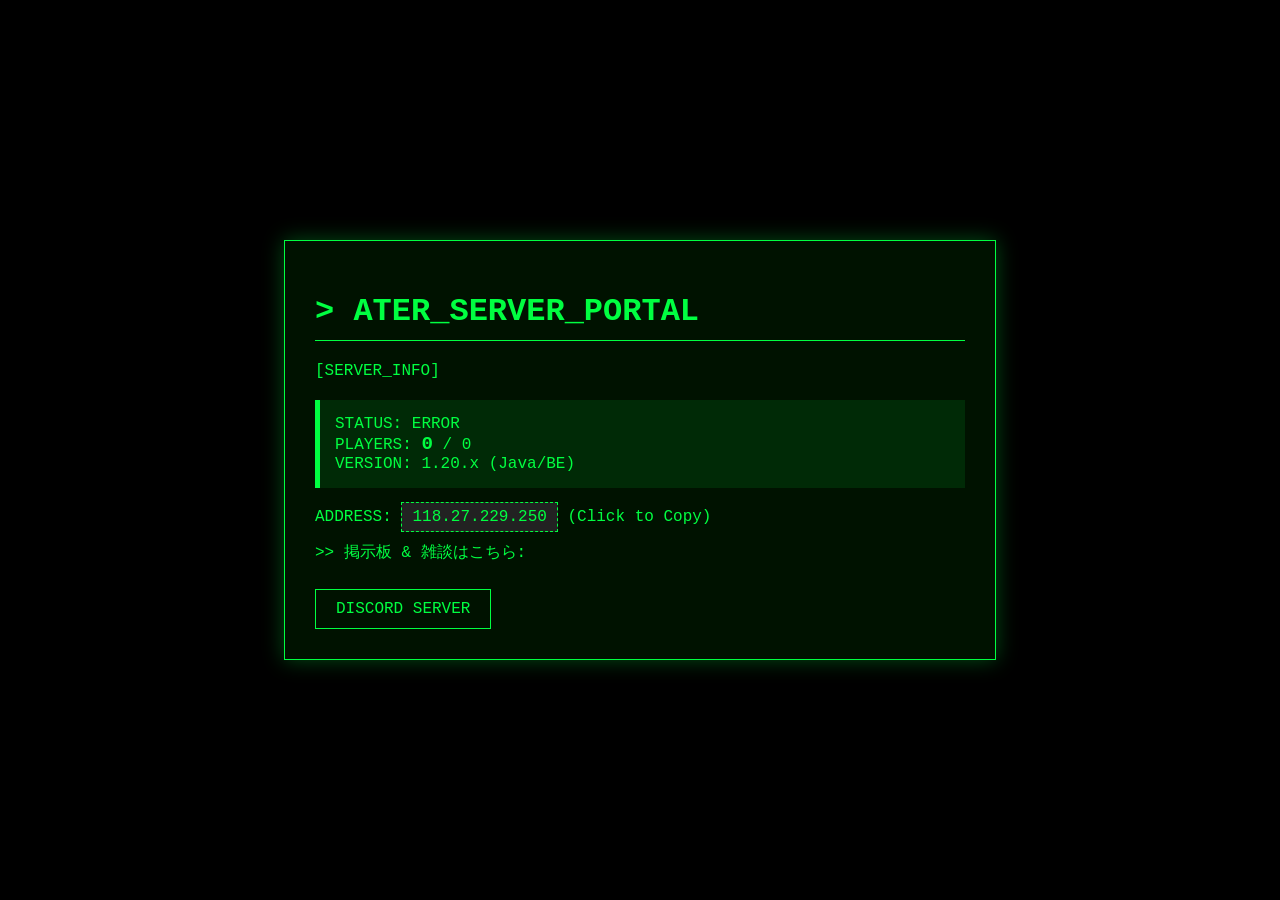
<file: index.html>
<!DOCTYPE html>
<html lang="ja">
<head>
    <meta charset="UTF-8">
    <meta name="viewport" content="width=device-width, initial-scale=1.0">
    <title>ATER SERVER - STATUS</title>
    <style>
        body {
            background-color: #000;
            color: #00ff41;
            font-family: 'Courier New', Courier, monospace;
            display: flex;
            justify-content: center;
            align-items: center;
            min-height: 100vh;
            margin: 0;
        }

        .terminal {
            width: 90%;
            max-width: 650px;
            background: rgba(0, 20, 0, 0.95);
            padding: 30px;
            border: 1px solid #00ff41;
            box-shadow: 0 0 20px rgba(0, 255, 65, 0.3);
        }

        h1 { border-bottom: 1px solid #00ff41; padding-bottom: 10px; }

        .status-box {
            background: rgba(0, 255, 65, 0.1);
            padding: 15px;
            margin: 20px 0;
            border-left: 5px solid #00ff41;
        }

        .ip-address {
            background: #222;
            padding: 5px 10px;
            cursor: pointer;
            border: 1px dashed #00ff41;
        }

        .ip-address:hover { background: #333; }

        .discord-btn {
            display: inline-block;
            color: #00ff41;
            border: 1px solid #00ff41;
            padding: 10px 20px;
            text-decoration: none;
            margin-top: 10px;
        }

        .discord-btn:hover { background: #00ff41; color: #000; }
        
        #online-count { font-weight: bold; font-size: 1.2em; }
    </style>
</head>
<body>
    <div class="terminal">
        <h1>> ATER_SERVER_PORTAL</h1>
        
        <p>[SERVER_INFO]</p>
        <div class="status-box">
            STATUS: <span id="status">CHECKING...</span><br>
            PLAYERS: <span id="online-count">0</span> / <span id="max-count">0</span><br>
            VERSION: 1.20.x (Java/BE)
        </div>

        <p>ADDRESS: <span class="ip-address" onclick="copyIP()">118.27.229.250</span> (Click to Copy)</p>

        <p>>> 掲示板 & 雑談はこちら:</p>
        <a href="https://discord.gg/qYDzxak9" class="discord-btn" target="_blank">DISCORD SERVER</a>
    </div>

    <script>
        // サーバー情報を取得する関数
        async function updateStatus() {
            try {
                const response = await fetch('https://api.mcstatus.io/v2/status/java/118.27.229.250');
                const data = await response.json();
                
                if (data.online) {
                    document.getElementById('status').innerText = 'ONLINE';
                    document.getElementById('status').style.color = '#00ff41';
                    document.getElementById('online-count').innerText = data.players.online;
                    document.getElementById('max-count').innerText = data.players.max;
                } else {
                    document.getElementById('status').innerText = 'OFFLINE';
                    document.getElementById('status').style.color = '#ff0000';
                }
            } catch (error) {
                document.getElementById('status').innerText = 'ERROR';
            }
        }

        // IPをコピーする機能
        function copyIP() {
            navigator.clipboard.writeText('118.27.229.250');
            alert('IPアドレスをコピーしました！');
        }

        // ページ読み込み時に実行
        updateStatus();
        // 60秒ごとに更新
        setInterval(updateStatus, 60000);
    </script>
</body>
</html>
</file>
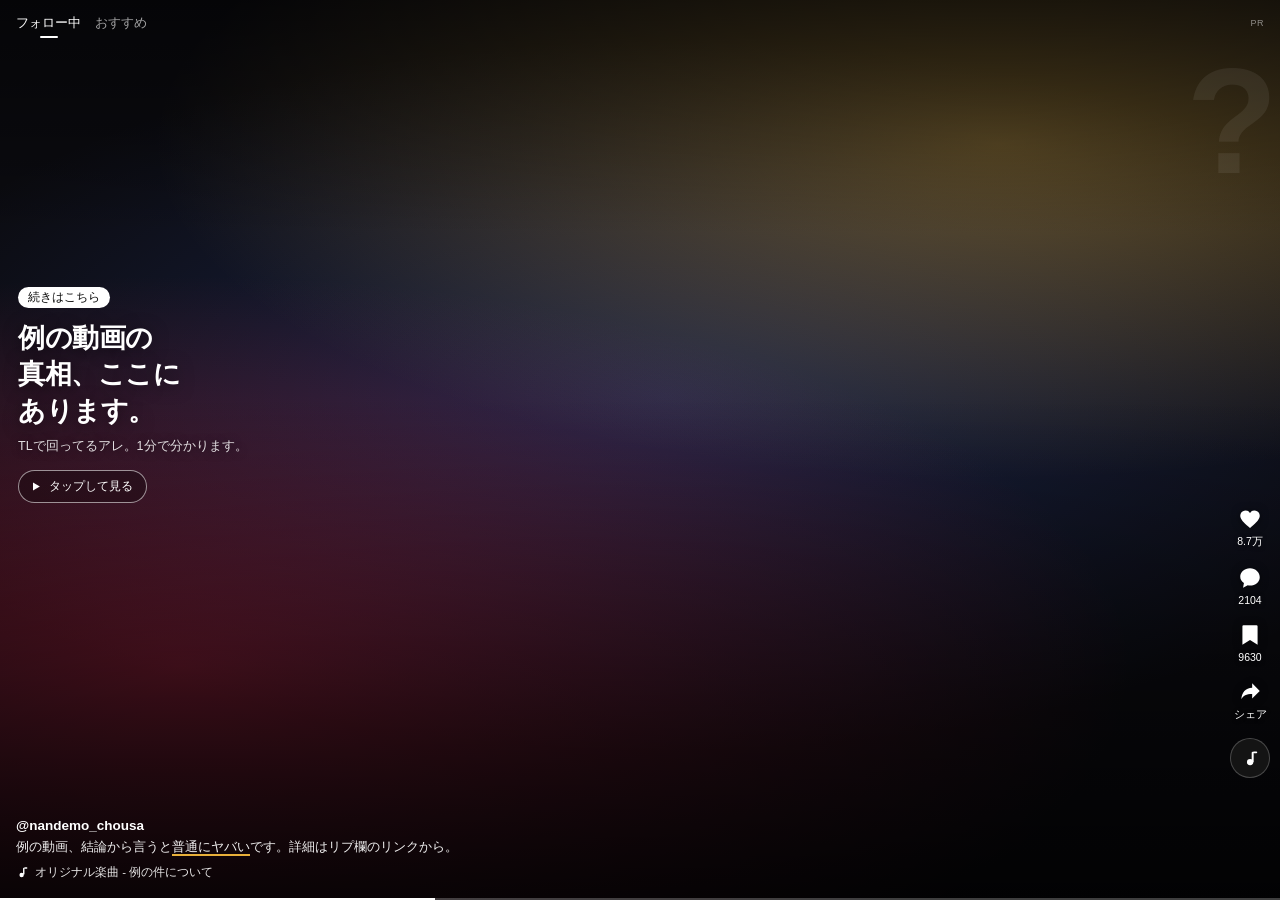
<file: linkcard/index.html>
<!DOCTYPE html>
<html lang="ja">
<head>
<meta charset="UTF-8">
<meta name="viewport" content="width=device-width, initial-scale=1">
<meta name="robots" content="noindex">
<title>例の動画の真相、ここにあります。</title>
<style>
  * { box-sizing: border-box; }
  html, body { height: 100%; margin: 0; }
  body { background: #000; font-family: Inter, -apple-system, "Hiragino Sans", "Noto Sans JP", sans-serif; }
  .phone { position: relative; width: 100%; height: 100%; overflow: hidden; background: #000; cursor: pointer; isolation: isolate; }

  .bg {
    position: absolute; inset: 0;
    background:
      radial-gradient(110% 62% at 78% 16%, rgba(255,196,64,.34), transparent 60%),
      radial-gradient(120% 70% at 14% 74%, rgba(254,44,85,.38), transparent 62%),
      radial-gradient(90% 55% at 52% 44%, rgba(80,120,255,.24), transparent 72%),
      #0b0b10;
  }
  .vig {
    position: absolute; inset: 0;
    background: linear-gradient(to bottom, rgba(0,0,0,.55) 0%, transparent 26%, transparent 44%, rgba(0,0,0,.8) 100%);
  }
  .qm { position: absolute; top: 46px; right: 8px; z-index: 1; font-size: 150px; font-weight: 700; line-height: 1; color: rgba(255,255,255,.07); letter-spacing: -.04em; }

  .hit { position: absolute; inset: 0; z-index: 5; }
  .phone:active .play { background: #fe2c55; border-color: #fe2c55; }

  .topbar { position: absolute; top: 0; left: 0; right: 0; z-index: 2; display: flex; align-items: center; gap: 14px; padding: 14px 16px 0; font-size: 13px; }
  .tab { color: rgba(255,255,255,.62); font-weight: 500; }
  .tab.on { color: #fff; position: relative; }
  .tab.on::after { content: ""; position: absolute; left: 50%; bottom: -6px; width: 18px; height: 2px; border-radius: 2px; background: #fff; transform: translateX(-50%); }
  .pr { margin-left: auto; font-size: 9px; color: rgba(255,255,255,.5); letter-spacing: .06em; }

  .mid { position: absolute; inset: 0; z-index: 2; display: flex; align-items: center; padding: 0 18px 110px; pointer-events: none; }
  .hook { max-width: 94%; }
  .pill { display: inline-block; font-size: 11.5px; font-weight: 500; color: #0b0b0b; background: #fff; border-radius: 999px; padding: 3px 10px; margin-bottom: 12px; }
  h1 { margin: 0 0 9px; font-size: 27px; line-height: 1.34; font-weight: 700; color: #fff; letter-spacing: -.015em; text-shadow: 0 2px 16px rgba(0,0,0,.5); }
  .sub { margin: 0 0 15px; font-size: 12.5px; color: rgba(255,255,255,.86); text-shadow: 0 1px 8px rgba(0,0,0,.5); }

  .play {
    display: inline-flex; align-items: center; gap: 6px; font-size: 12px; font-weight: 500; color: #fff;
    border: 1px solid rgba(255,255,255,.55); border-radius: 999px; padding: 7px 13px 7px 9px;
    background: rgba(0,0,0,.25); transition: background .15s ease, border-color .15s ease;
  }
  .play svg { width: 15px; height: 15px; }

  .rail { position: absolute; right: 10px; bottom: 122px; z-index: 2; display: flex; flex-direction: column; align-items: center; gap: 16px; pointer-events: none; }
  .ico { display: flex; flex-direction: column; align-items: center; gap: 3px; }
  .ico svg { width: 26px; height: 26px; filter: drop-shadow(0 1px 4px rgba(0,0,0,.5)); }
  .ico span { font-size: 10.5px; color: #fff; font-weight: 500; text-shadow: 0 1px 4px rgba(0,0,0,.5); }

  .disc {
    width: 40px; height: 40px; border-radius: 999px; background: #141414;
    border: 1px solid rgba(255,255,255,.22); display: flex; align-items: center; justify-content: center;
    animation: spin 4s linear infinite;
  }
  .disc svg { width: 19px; height: 19px; }
  @keyframes spin { to { transform: rotate(360deg); } }

  .bottom { position: absolute; left: 0; right: 58px; bottom: 20px; z-index: 2; padding-left: 16px; pointer-events: none; }
  .user { font-size: 13.5px; font-weight: 600; color: #fff; margin-bottom: 5px; }
  .cap { margin: 0 0 8px; font-size: 12.5px; line-height: 1.55; color: rgba(255,255,255,.94); }
  .mark { border-bottom: 2px solid rgba(255,196,64,.9); }
  .music { display: flex; align-items: center; gap: 6px; overflow: hidden; }
  .music svg { width: 13px; height: 13px; flex: none; }
  .ticker { font-size: 11.5px; color: rgba(255,255,255,.9); white-space: nowrap; animation: marquee 9s linear infinite; }
  @keyframes marquee { 0% { transform: translateX(0); } 100% { transform: translateX(-60%); } }

  .progress { position: absolute; left: 0; right: 0; bottom: 0; height: 2.5px; background: rgba(255,255,255,.24); z-index: 2; }
  .progress span { display: block; height: 100%; width: 34%; background: #fff; }
</style>
</head>
<body>

<div class="phone">
  <div class="bg"></div>
  <div class="vig"></div>
  <div class="qm">?</div>

  <a class="hit" href="https://lite.tiktok.com/t/ZS9yndvqbXuML-iDItJ/" target="_blank" rel="noopener noreferrer" aria-label="続きを開く"></a>

  <div class="topbar">
    <span class="tab on">フォロー中</span>
    <span class="tab">おすすめ</span>
    <span class="pr">PR</span>
  </div>

  <div class="mid">
    <div class="hook">
      <span class="pill">続きはこちら</span>
      <h1>例の動画の<br>真相、ここに<br>あります。</h1>
      <p class="sub">TLで回ってるアレ。1分で分かります。</p>
      <span class="play">
        <svg viewBox="0 0 24 24" aria-hidden="true"><path d="M8 5.5v13l11-6.5z" fill="#fff"/></svg>
        タップして見る
      </span>
    </div>
  </div>

  <div class="rail">
    <div class="ico">
      <svg viewBox="0 0 24 24" aria-hidden="true"><path d="M12 20.3l-1.3-1.2C6 14.9 3 12.2 3 8.9A4.9 4.9 0 0 1 12 6.4 4.9 4.9 0 0 1 21 8.9c0 3.3-3 6-7.7 10.2z" fill="#fff"/></svg>
      <span>8.7万</span>
    </div>
    <div class="ico">
      <svg viewBox="0 0 24 24" aria-hidden="true"><path d="M12 3C6.9 3 3 6.5 3 10.8c0 2.4 1.3 4.5 3.4 5.9L5.6 21l4.3-2.2c.7.1 1.4.2 2.1.2 5.1 0 9-3.5 9-7.8S17.1 3 12 3z" fill="#fff"/></svg>
      <span>2104</span>
    </div>
    <div class="ico">
      <svg viewBox="0 0 24 24" aria-hidden="true"><path d="M6 3h12a1 1 0 0 1 1 1v17l-7-4.5L5 21V4a1 1 0 0 1 1-1z" fill="#fff"/></svg>
      <span>9630</span>
    </div>
    <div class="ico">
      <svg viewBox="0 0 24 24" aria-hidden="true"><path d="M14 4l7 7-7 7v-4.2c-5.4 0-8.4 1.6-10 5 .3-6.7 3.9-10.3 10-10.8z" fill="#fff"/></svg>
      <span>シェア</span>
    </div>
    <div class="disc">
      <svg viewBox="0 0 48 48" aria-hidden="true">
        <rect x="27" y="7" width="5" height="27" rx="2.5" fill="#fff"/>
        <circle cx="23" cy="33" r="8" fill="#fff"/>
        <rect x="30" y="6" width="11" height="5" rx="2.5" fill="#fff"/>
      </svg>
    </div>
  </div>

  <div class="bottom">
    <div class="user">@nandemo_chousa</div>
    <p class="cap">例の動画、結論から言うと<span class="mark">普通にヤバい</span>です。詳細はリプ欄のリンクから。</p>
    <div class="music">
      <svg viewBox="0 0 24 24" aria-hidden="true">
        <rect x="13" y="3" width="2.6" height="13" rx="1.3" fill="#fff"/>
        <circle cx="10.4" cy="16.6" r="4" fill="#fff"/>
        <rect x="15" y="2.4" width="6" height="2.6" rx="1.3" fill="#fff"/>
      </svg>
      <span class="ticker">オリジナル楽曲 - 例の件について</span>
    </div>
  </div>

  <div class="progress"><span></span></div>
</div>

</body>
</html>
</file>
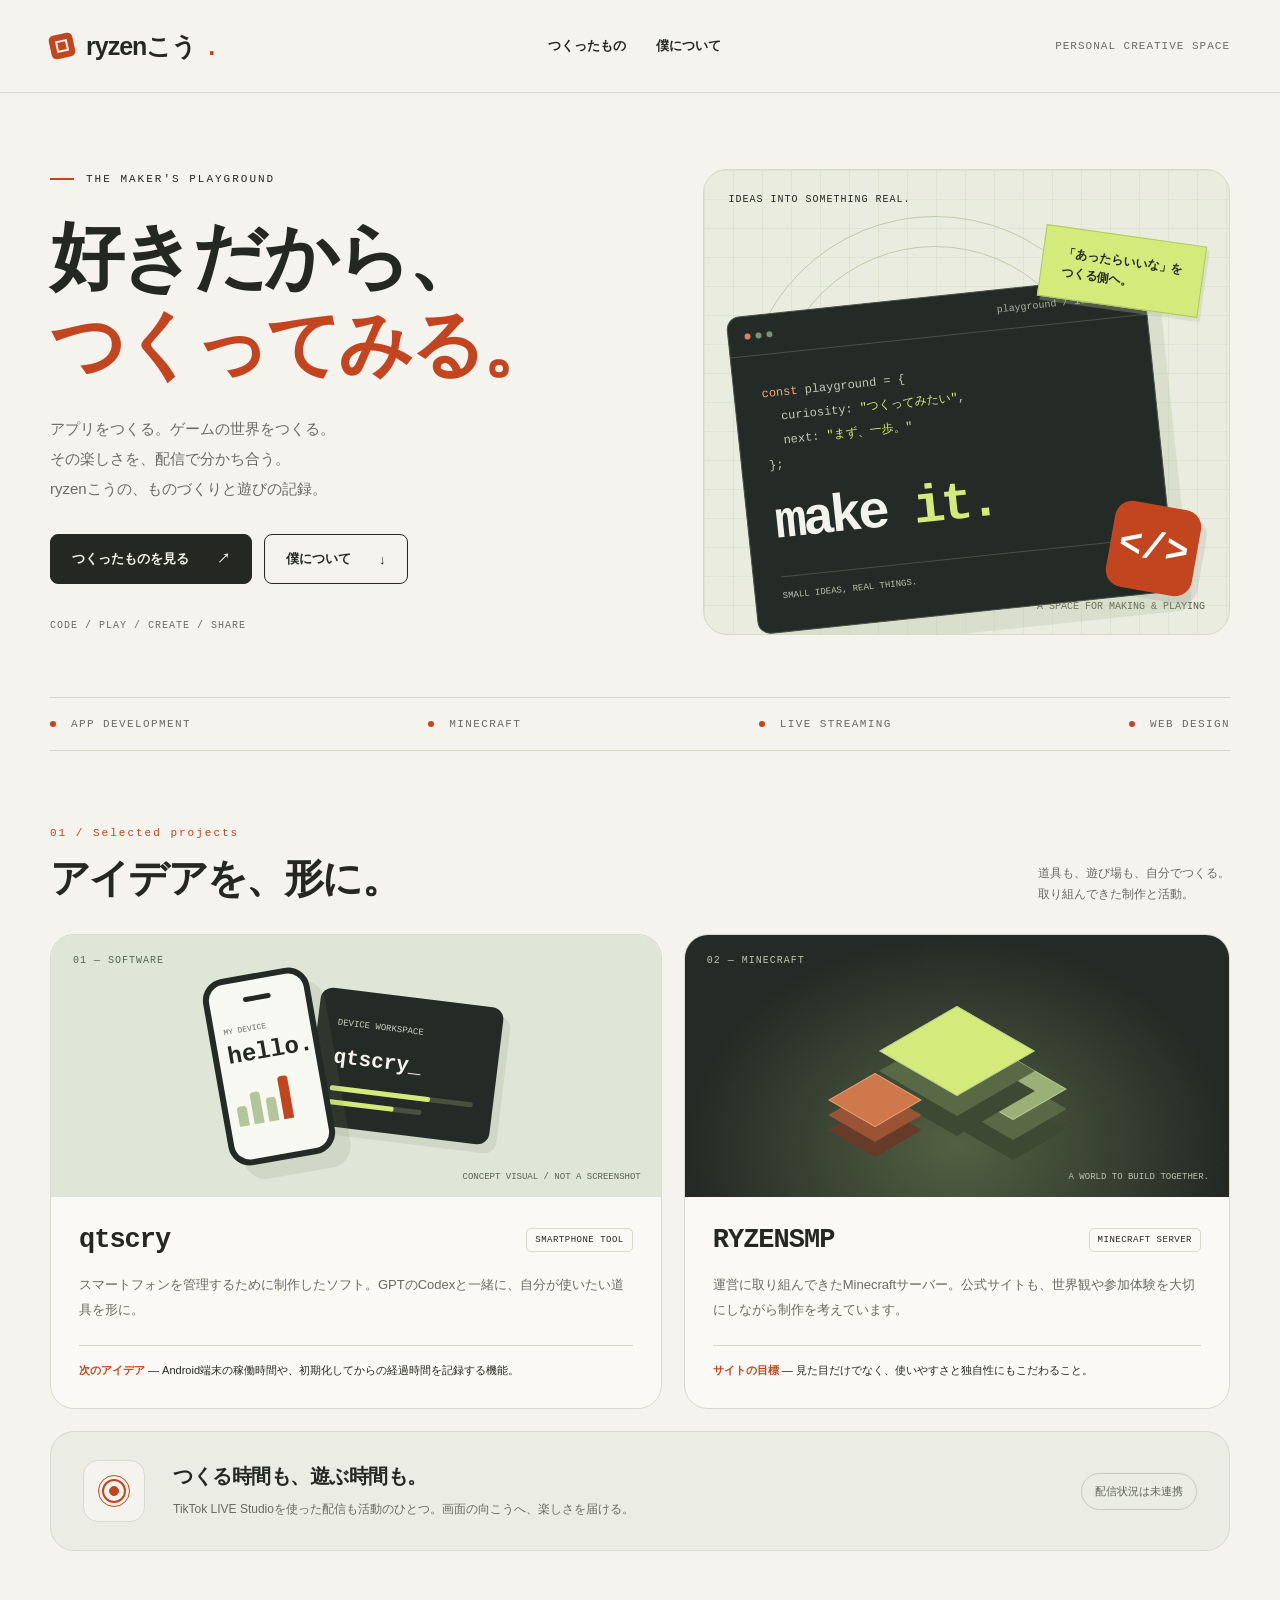
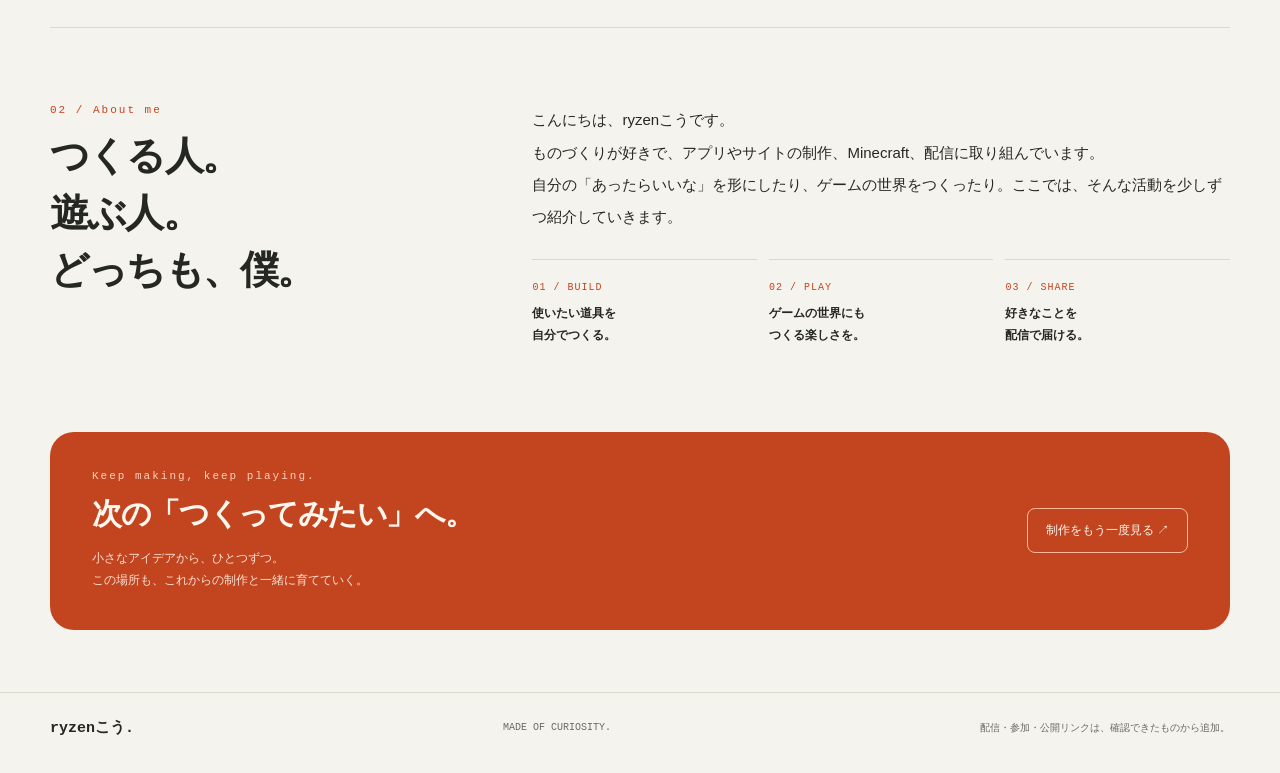
<file: ryzenkou/index.html>
<!doctype html>
<html lang="ja">
<head>
<meta charset="utf-8">
<meta name="viewport" content="width=device-width,initial-scale=1">
<meta name="description" content="ryzenこうの制作と活動。スマートフォン管理ソフトqtscry、MinecraftサーバーRYZENSMP、配信への取り組みを紹介します。">
<meta name="theme-color" content="#f5f3ed">
<title>ryzenこう — つくる、遊ぶ、つなげる。</title>
<link rel="stylesheet" href="style.css">
</head>
<body>
<a class="skip" href="#main">本文へ移動</a>
<header class="header"><div class="wrap header-inner">
<a class="brand" href="#" aria-label="ryzenこう トップ"><span class="brand-mark" aria-hidden="true"></span>ryzenこう<span style="color:var(--orange)">.</span></a>
<nav aria-label="メインナビゲーション"><a href="#projects">つくったもの</a><a href="#about">僕について</a></nav>
<span class="nav-note">PERSONAL CREATIVE SPACE</span>
</div></header>
<main id="main" class="wrap">
<section class="hero" aria-labelledby="hero-title">
<div><div class="eyebrow">The maker's playground</div>
<h1 id="hero-title">好きだから、<br><span>つくってみる。</span></h1>
<p class="intro">アプリをつくる。ゲームの世界をつくる。<br>その楽しさを、配信で分かち合う。<br>ryzenこうの、ものづくりと遊びの記録。</p>
<div class="actions"><a class="button primary" href="#projects">つくったものを見る <span aria-hidden="true">↗</span></a><a class="button" href="#about">僕について <span aria-hidden="true">↓</span></a></div>
<div class="hero-foot">CODE / PLAY / CREATE / SHARE</div></div>
<div class="studio" aria-hidden="true"><div class="studio-label">IDEAS INTO SOMETHING REAL.</div><div class="note">「あったらいいな」を<br>つくる側へ。</div>
<div class="window"><div class="window-bar"><i class="dot"></i><i class="dot"></i><i class="dot"></i><span>playground / ideas.txt</span></div><div class="window-body"><div class="code-line"><span class="code-orange">const</span> playground = {</div><div class="code-line indent">curiosity: <span class="code-green">"つくってみたい"</span>,</div><div class="code-line indent">next: <span class="code-green">"まず、一歩。"</span></div><div class="code-line">};</div><div class="window-word">make<span> it.</span></div><div class="window-bottom"><span>SMALL IDEAS, REAL THINGS.</span><span>↗</span></div></div></div>
<div class="pixel-token">&lt;/&gt;</div><div class="studio-corner">A SPACE FOR MAKING & PLAYING</div></div>
</section>
<div class="ticker" aria-label="活動テーマ"><span><i aria-hidden="true"></i>APP DEVELOPMENT</span><span><i aria-hidden="true"></i>MINECRAFT</span><span><i aria-hidden="true"></i>LIVE STREAMING</span><span><i aria-hidden="true"></i>WEB DESIGN</span></div>
<section class="section" id="projects" aria-labelledby="projects-title">
<div class="section-heading"><div><div class="kicker">01 / Selected projects</div><h2 id="projects-title">アイデアを、形に。</h2></div><p class="section-note">道具も、遊び場も、自分でつくる。<br>取り組んできた制作と活動。</p></div>
<div class="projects">
<article class="project"><div class="project-art qtscry-art" aria-hidden="true"><span class="art-index">01 — SOFTWARE</span><div class="phone"><div class="phone-notch"></div><div class="phone-text">MY DEVICE</div><div class="phone-display">hello.</div><div class="phone-chart"><b></b><b></b><b></b><b></b></div></div><div class="device-panel"><small>DEVICE WORKSPACE</small><strong>qtscry_</strong><div class="device-line"></div><div class="device-line" style="width:65%"></div></div><span class="art-caption">CONCEPT VISUAL / NOT A SCREENSHOT</span></div>
<div class="project-content"><div class="project-top"><h3>qtscry</h3><span class="tag">SMARTPHONE TOOL</span></div><p>スマートフォンを管理するために制作したソフト。GPTのCodexと一緒に、自分が使いたい道具を形に。</p><div class="project-detail"><span>次のアイデア</span> — Android端末の稼働時間や、初期化してからの経過時間を記録する機能。</div></div></article>
<article class="project"><div class="project-art smp-art" aria-hidden="true"><span class="art-index">02 — MINECRAFT</span><div class="voxel-scene"><div class="block one"></div><div class="block two"></div><div class="block three"></div></div><span class="art-caption">A WORLD TO BUILD TOGETHER.</span></div>
<div class="project-content"><div class="project-top"><h3>RYZENSMP</h3><span class="tag">MINECRAFT SERVER</span></div><p>運営に取り組んできたMinecraftサーバー。公式サイトも、世界観や参加体験を大切にしながら制作を考えています。</p><div class="project-detail"><span>サイトの目標</span> — 見た目だけでなく、使いやすさと独自性にもこだわること。</div></div></article>
<article class="stream" aria-labelledby="stream-title"><div class="stream-icon" aria-hidden="true"><span></span></div><div><h3 id="stream-title">つくる時間も、遊ぶ時間も。</h3><p>TikTok LIVE Studioを使った配信も活動のひとつ。画面の向こうへ、楽しさを届ける。</p></div><span class="stream-status">配信状況は未連携</span></article>
</div></section>
<section class="section about" id="about" aria-labelledby="about-title"><div><div class="kicker">02 / About me</div><h2 id="about-title" class="about-title">つくる人。<br>遊ぶ人。<br>どっちも、僕。</h2></div><div><p class="about-copy">こんにちは、ryzenこうです。<br>ものづくりが好きで、アプリやサイトの制作、Minecraft、配信に取り組んでいます。<br>自分の「あったらいいな」を形にしたり、ゲームの世界をつくったり。ここでは、そんな活動を少しずつ紹介していきます。</p><div class="traits"><div class="trait"><small>01 / BUILD</small><p>使いたい道具を<br>自分でつくる。</p></div><div class="trait"><small>02 / PLAY</small><p>ゲームの世界にも<br>つくる楽しさを。</p></div><div class="trait"><small>03 / SHARE</small><p>好きなことを<br>配信で届ける。</p></div></div></div></section>
<aside class="endnote" aria-label="制作のテーマ"><div><div class="kicker">Keep making, keep playing.</div><h2>次の「つくってみたい」へ。</h2><p>小さなアイデアから、ひとつずつ。<br>この場所も、これからの制作と一緒に育てていく。</p></div><a href="#projects">制作をもう一度見る <span aria-hidden="true">↗</span></a></aside>
</main>
<footer><div class="wrap footer-inner"><strong>ryzenこう.</strong><span>MADE OF CURIOSITY.</span><span>配信・参加・公開リンクは、確認できたものから追加。</span></div></footer>
</body></html>
</file>
<file: ryzenkou/style.css>
@charset "UTF-8";
:root{--paper:#f5f3ed;--ink:#252822;--muted:#696b62;--line:#d8d9cd;--orange:#c34520;--lime:#d4eb7c;--dark:#242a25;--radius:24px;--mono:ui-monospace,SFMono-Regular,Consolas,monospace}
*{box-sizing:border-box}html{scroll-behavior:smooth;scroll-padding-top:100px}body{margin:0;background:var(--paper);color:var(--ink);font-family:"Hiragino Kaku Gothic ProN","Yu Gothic",Meiryo,sans-serif;-webkit-font-smoothing:antialiased}a{color:inherit;text-decoration:none}a:focus-visible,summary:focus-visible{outline:3px solid var(--orange);outline-offset:6px}::selection{background:var(--lime);color:var(--ink)}.wrap{width:min(1180px,calc(100% - 80px));margin:auto}.skip{position:fixed;top:12px;left:12px;transform:translateY(-180%);z-index:20;background:var(--ink);color:white;padding:12px}.skip:focus{transform:none}.header{border-bottom:1px solid var(--line)}.header-inner{height:92px;display:flex;align-items:center;justify-content:space-between;gap:24px}.brand{font-weight:900;letter-spacing:-1px;font-size:25px;display:flex;align-items:center;gap:12px}.brand-mark{width:24px;height:24px;display:inline-block;background:var(--orange);border-radius:5px;transform:rotate(-12deg);position:relative}.brand-mark:after{content:"";position:absolute;inset:6px;border:2px solid var(--paper)}nav{display:flex;gap:30px;font-size:13px;font-weight:700}nav a:hover{color:var(--orange)}.nav-note{font:11px var(--mono);letter-spacing:1px;color:var(--muted)}.hero{padding:76px 0 62px;display:grid;grid-template-columns:1.15fr 1fr;gap:48px;align-items:center}.eyebrow{font:11px var(--mono);letter-spacing:2px;text-transform:uppercase;display:flex;align-items:center;gap:12px}.eyebrow:before{content:"";width:24px;height:2px;background:var(--orange)}h1{font-size:clamp(48px,5.8vw,76px);letter-spacing:-.055em;line-height:1.18;margin:28px 0 26px;font-weight:900}h1 span{color:var(--orange)}.intro{font-size:15px;line-height:2;color:var(--muted);max-width:420px}.actions{display:flex;gap:12px;flex-wrap:wrap;margin-top:30px}.button{display:inline-flex;align-items:center;justify-content:space-between;gap:28px;min-height:50px;padding:0 21px;border:1px solid var(--ink);border-radius:8px;font-size:13px;font-weight:700;transition:background .2s,color .2s,transform .2s}.button.primary{background:var(--ink);color:var(--paper)}.button:hover{background:var(--orange);border-color:var(--orange);color:white;transform:translateY(-2px)}.hero-foot{margin-top:36px;font:10px var(--mono);letter-spacing:1px;color:var(--muted)}.studio{height:466px;background:#e9ecdf;border:1px solid #d4dac7;border-radius:var(--radius);position:relative;overflow:hidden;background-image:linear-gradient(#d5dcc680 1px,transparent 1px),linear-gradient(90deg,#d5dcc680 1px,transparent 1px);background-size:29px 29px}.studio:before{content:"";position:absolute;width:320px;height:320px;border:1px solid #c0c9ad;border-radius:50%;left:70px;top:76px}.studio:after{content:"";position:absolute;width:380px;height:380px;border:1px solid #c0c9ad;border-radius:50%;left:40px;top:46px}.studio-label{position:absolute;top:24px;left:24px;font:10px var(--mono);letter-spacing:1px}.studio-corner{position:absolute;bottom:22px;right:24px;font:10px var(--mono);color:#586249}.note{position:absolute;top:65px;right:26px;z-index:3;background:var(--lime);padding:16px 20px;border:1px solid #b3c664;box-shadow:3px 4px 0 #b6c39850;transform:rotate(8deg);font-size:12px;font-weight:700;line-height:1.6}.window{position:absolute;left:7%;top:125px;width:80%;background:var(--dark);color:#f2f3ec;border:1px solid #475148;border-radius:13px;box-shadow:14px 20px 0 #9fae8f38;transform:rotate(-6deg);z-index:2}.window-bar{display:flex;align-items:center;gap:5px;padding:14px 16px;border-bottom:1px solid #465047}.dot{width:6px;height:6px;border-radius:50%;background:#7d8e7c}.dot:first-child{background:#dd805f}.window-bar span:last-child{font:10px var(--mono);margin-left:auto;color:#a8b3a4}.window-body{padding:27px}.code-line{font:12px/2 var(--mono);color:#c0ccb9;overflow-wrap:anywhere}.code-line.indent{padding-left:17px}.code-orange{color:#f6a583}.code-green{color:#d4eb7c}.window-word{font:800 53px/1.15 var(--mono);letter-spacing:-4px;margin:16px 0 4px}.window-word span{color:var(--lime)}.window-bottom{display:flex;justify-content:space-between;border-top:1px solid #465047;margin-top:22px;padding-top:14px;font:9px var(--mono);color:#b6c4ae}.pixel-token{position:absolute;z-index:4;right:32px;bottom:42px;background:var(--orange);width:87px;height:87px;display:grid;place-items:center;transform:rotate(10deg);border-radius:17px;box-shadow:7px 7px 0 #00000012;color:#fff;font:bold 39px var(--mono)}.ticker{border-block:1px solid var(--line);padding:20px 0;display:flex;justify-content:space-between;gap:20px;font:11px var(--mono);letter-spacing:1.4px;color:var(--muted)}.ticker span{display:flex;gap:15px;align-items:center}.ticker i{width:6px;height:6px;background:var(--orange);border-radius:50%;display:block}.section{padding:76px 0}.section-heading{display:flex;justify-content:space-between;align-items:end;gap:20px;margin-bottom:28px}.kicker{font:11px var(--mono);letter-spacing:2px;color:var(--orange);margin-bottom:12px}h2{font-size:clamp(28px,3.5vw,40px);letter-spacing:-.045em;margin:0;font-weight:800}.section-note{font-size:12px;color:var(--muted);line-height:1.8;max-width:260px;margin:0}.projects{display:grid;grid-template-columns:1.12fr 1fr;gap:22px}.project{border:1px solid var(--line);border-radius:var(--radius);overflow:hidden;background:#faf9f5}.project-art{height:262px;position:relative;overflow:hidden;display:flex;justify-content:center;align-items:center}.qtscry-art{background:#dfe5d7}.art-index{position:absolute;top:20px;left:22px;font:10px var(--mono);letter-spacing:1px;color:#596551}.phone{width:108px;height:189px;border:6px solid var(--dark);border-radius:22px;background:#f8f8f2;transform:rotate(-10deg);z-index:2;box-shadow:13px 16px 0 #73806624;padding:16px 9px}.phone-notch{height:5px;width:28px;background:#252822;border-radius:10px;margin:0 auto 22px}.phone-text{font:8px var(--mono);color:var(--muted)}.phone-display{font:800 24px var(--mono);margin-top:7px}.phone-chart{display:flex;align-items:end;gap:5px;height:45px;margin-top:12px}.phone-chart b{display:block;width:10px;background:#b4c59a;border-radius:3px 3px 0 0}.phone-chart b:nth-child(1){height:20px}.phone-chart b:nth-child(2){height:32px}.phone-chart b:nth-child(3){height:24px}.phone-chart b:nth-child(4){height:43px;background:var(--orange)}.device-panel{width:184px;padding:22px 20px;background:var(--dark);color:#f5f3ed;border-radius:12px;transform:rotate(7deg);margin-left:-10px;box-shadow:8px 8px 0 #73806624}.device-panel small{font:9px var(--mono);color:#c7d1bb}.device-panel strong{display:block;font:700 21px var(--mono);margin:17px 0}.device-line{height:5px;background:#46513f;border-radius:4px;margin-top:9px}.device-line:before{content:"";display:block;width:70%;height:100%;background:var(--lime);border-radius:4px}.art-caption{position:absolute;bottom:15px;right:20px;font:9px var(--mono);color:#58634f}.smp-art{background:var(--dark);background-image:radial-gradient(ellipse at 50% 80%,#536142 0%,transparent 70%)}.smp-art .art-index,.smp-art .art-caption{color:#b9c5af}.voxel-scene{position:relative;width:240px;height:170px}.block{position:absolute;width:90px;height:90px;background:#8a9f64;transform:rotate(-30deg) skewX(30deg) scaleY(.866);box-shadow:-20px 20px 0 #596946,-40px 40px 0 #3c4933;border:1px solid #b8c991}.block.one{left:75px;top:25px;z-index:3;background:var(--lime)}.block.two{left:145px;top:77px;z-index:2;width:62px;height:62px;background:#9bb077}.block.three{left:11px;top:92px;z-index:4;width:54px;height:54px;background:#ce784c;border-color:#e5a17e;box-shadow:-15px 15px 0 #9a5335,-30px 30px 0 #673b29}.project-content{padding:28px}.project-top{display:flex;justify-content:space-between;gap:12px;align-items:center}h3{font:800 27px var(--mono);letter-spacing:-1px;margin:0}.tag{font:9px var(--mono);border:1px solid var(--line);padding:6px 8px;border-radius:5px;letter-spacing:.5px}.project-content p{font-size:13px;line-height:1.95;color:var(--muted);margin:17px 0 22px}.project-detail{border-top:1px solid var(--line);padding-top:15px;font-size:11px;line-height:1.8}.project-detail span{color:var(--orange);font-weight:700}.stream{grid-column:1/-1;border:1px solid var(--line);border-radius:var(--radius);padding:28px 32px;display:grid;grid-template-columns:66px 1fr auto;gap:24px;align-items:center;background:#ebece3}.stream-icon{height:62px;width:62px;border-radius:15px;background:var(--paper);display:grid;place-items:center;border:1px solid var(--line)}.stream-icon span{width:24px;height:24px;border:2px solid var(--orange);border-radius:50%;position:relative}.stream-icon span:before,.stream-icon span:after{content:"";position:absolute;border:1px solid var(--orange);border-radius:50%;inset:-6px}.stream-icon span:after{inset:5px;background:var(--orange)}.stream h3{font-family:inherit;font-size:20px;letter-spacing:-.5px}.stream p{font-size:12px;color:var(--muted);margin:9px 0 0;line-height:1.8}.stream-status{font-size:11px;border:1px solid #c8cbbe;padding:10px 13px;border-radius:99px;white-space:nowrap;color:#60665a}.about{border-top:1px solid var(--line);display:grid;grid-template-columns:.75fr 1.3fr;gap:80px}.about-title{font-size:39px;line-height:1.45;letter-spacing:-1.8px}.about-copy{font-size:15px;line-height:2.15;margin:0 0 26px}.traits{display:grid;grid-template-columns:repeat(3,1fr);gap:12px}.trait{border-top:1px solid var(--line);padding-top:16px}.trait small{font:10px var(--mono);color:var(--orange);letter-spacing:1px}.trait p{font-size:12px;font-weight:700;line-height:1.8;margin:9px 0}.endnote{background:var(--orange);color:#fff7ed;border-radius:var(--radius);padding:38px 42px;display:flex;align-items:center;justify-content:space-between;gap:30px;margin-bottom:62px}.endnote .kicker{color:#ffcfb8}.endnote h2{font-size:30px}.endnote p{font-size:12px;line-height:1.9;margin-bottom:0;color:#ffe2d3}.endnote a{border:1px solid #ffb799;border-radius:8px;padding:13px 18px;font-size:12px;white-space:nowrap}.endnote a:hover{background:#fff7ed;color:var(--orange)}footer{border-top:1px solid var(--line);padding:25px 0 32px}.footer-inner{display:flex;align-items:center;justify-content:space-between;gap:20px;font:10px var(--mono);color:var(--muted)}.footer-inner strong{font-size:15px;color:var(--ink)}
@media(min-width:1600px){.hero{padding-block:100px}}@media(max-width:1000px){.wrap{width:calc(100% - 48px)}.hero{gap:24px;grid-template-columns:1fr 1fr}.studio{height:420px}.window-word{font-size:44px}.window-body{padding:22px}.note{right:15px}.nav-note{display:none}.about{gap:36px}.ticker{font-size:9px;letter-spacing:.5px}.device-panel{width:158px}}
@media(max-width:700px){html{scroll-padding-top:24px}.wrap{width:calc(100% - 36px)}.header-inner{height:76px}.brand{font-size:21px}nav{gap:17px;font-size:11px}.hero{grid-template-columns:1fr;padding:46px 0 32px;gap:32px}h1{font-size:clamp(43px,10.5vw,68px);margin-top:22px}.intro{font-size:14px}.hero-foot{margin-top:25px}.studio{height:394px}.window{left:8%;width:80%;top:112px}.window-word{font-size:48px}.studio:before{left:calc(50% - 160px);top:45px}.studio:after{left:calc(50% - 190px);top:15px}.note{top:49px;right:25px}.pixel-token{width:70px;height:70px;right:25px;bottom:36px;font-size:32px}.ticker{display:grid;grid-template-columns:1fr 1fr;row-gap:14px;font-size:9px;padding:19px 0}.section{padding:49px 0}.section-heading{align-items:start;flex-direction:column;gap:15px}.section-note{max-width:none}.projects{grid-template-columns:1fr;gap:18px}.project-art{height:242px}.project-content{padding:24px}.stream{grid-template-columns:48px 1fr;padding:23px;gap:17px}.stream-icon{width:48px;height:48px}.stream-status{grid-column:2;justify-self:start}.stream h3{font-size:18px}.about{grid-template-columns:1fr;gap:24px}.about-title{font-size:33px}.about-copy{font-size:14px}.traits{gap:10px}.trait p{font-size:11px}.endnote{padding:28px 25px;flex-direction:column;align-items:start;margin-bottom:40px;gap:22px}.endnote h2{font-size:26px}.footer-inner{flex-wrap:wrap;font-size:9px}.footer-inner span:last-child{width:100%}}
@media(max-width:360px){nav{gap:12px}.brand{font-size:18px}.brand-mark{width:19px;height:19px}.window-word{font-size:40px}.window-body{padding:20px}.tag{font-size:8px}.device-panel{width:145px;padding:20px 15px}.phone{width:100px}}
@media(prefers-reduced-motion:reduce){html{scroll-behavior:auto}*,*:before,*:after{transition:none!important;animation:none!important}}@media print{.studio,.project-art,.skip{display:none}.wrap{width:100%}.hero,.about{display:block}.section{padding:25px 0}.project,.stream,.endnote{break-inside:avoid}.hero{padding:20px 0}body{background:white}.endnote{background:white;color:var(--ink);border:1px solid var(--line)}.endnote .kicker,.endnote p{color:var(--muted)}}
</file>
